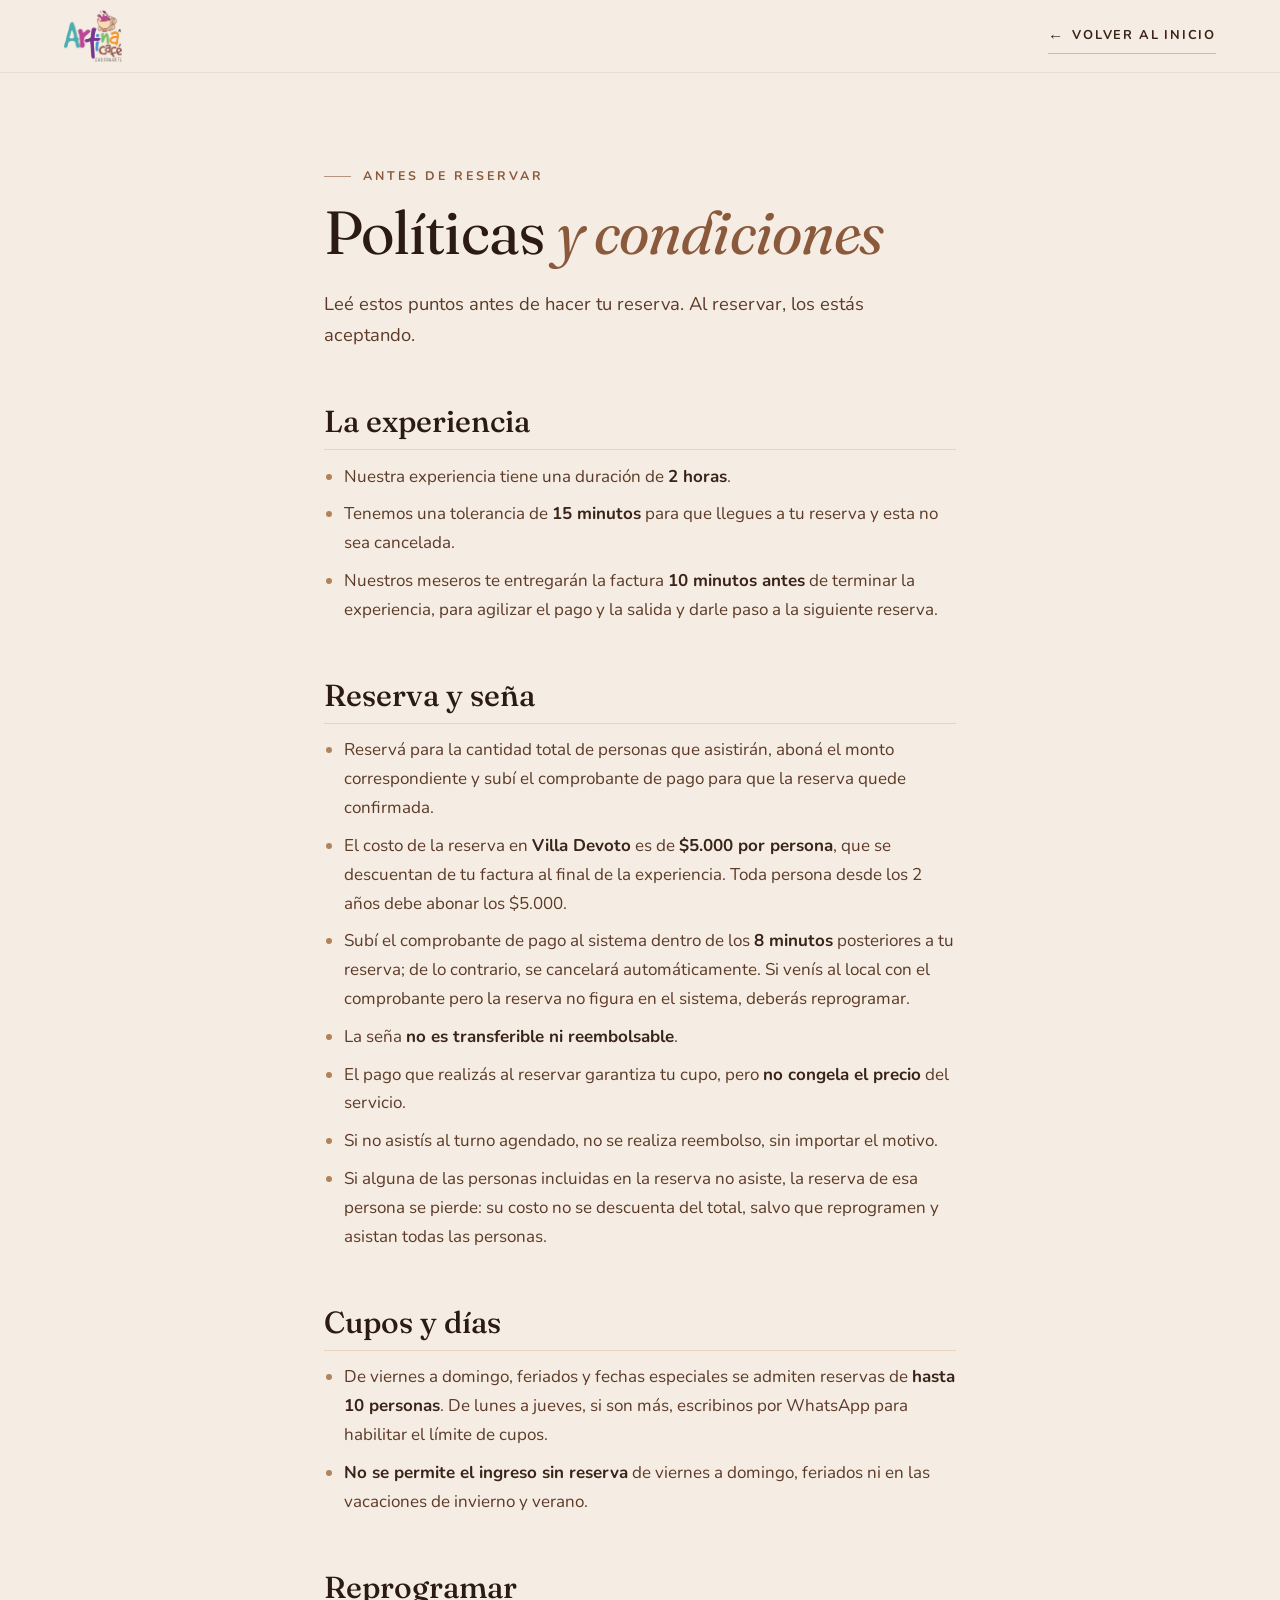
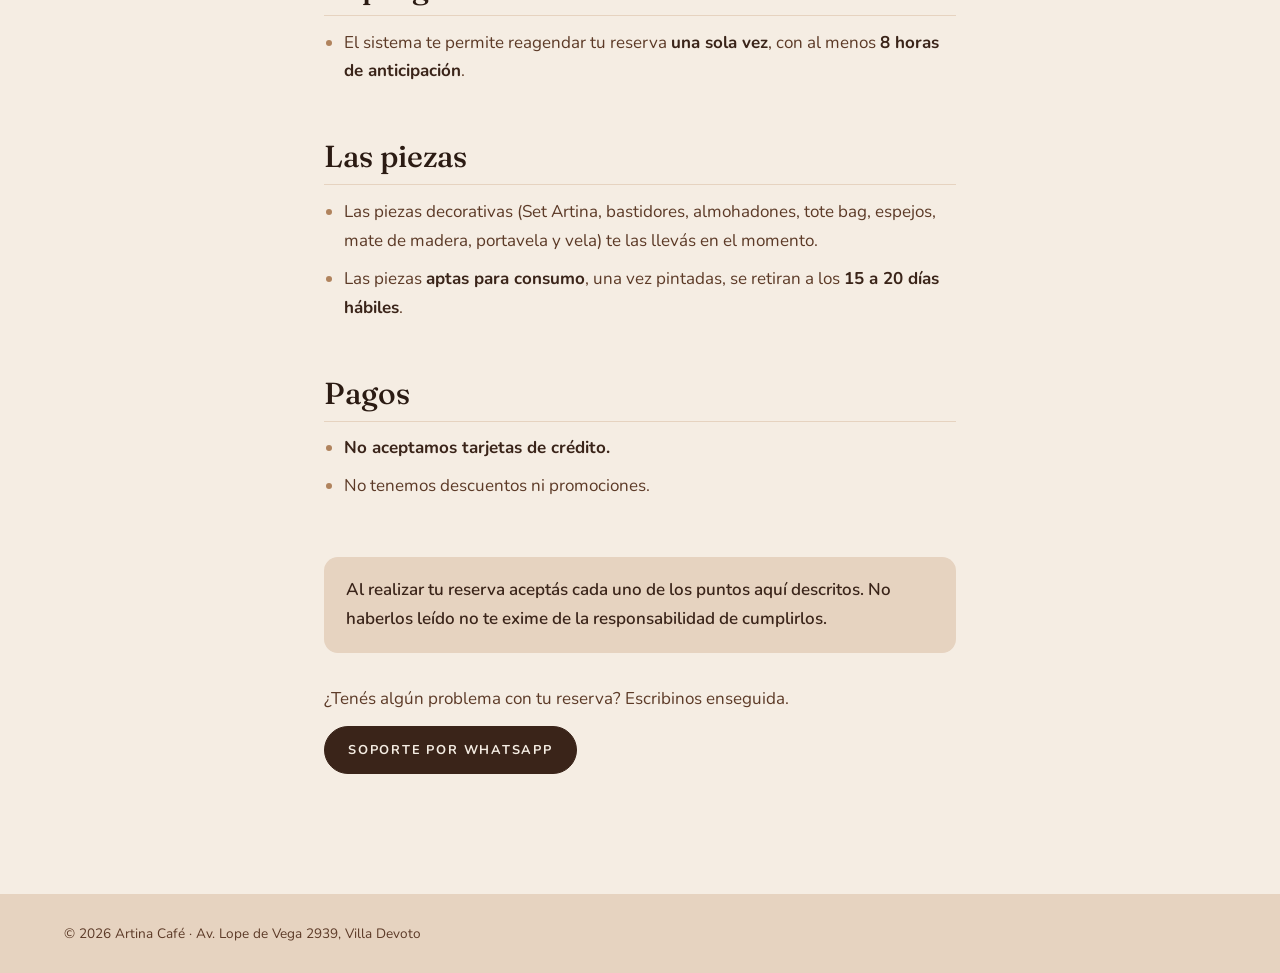
<file: politicas.html>
<!doctype html>
<html lang="es-AR">
<head>
  <meta charset="utf-8">
  <meta name="viewport" content="width=device-width, initial-scale=1">
  <title>Políticas y condiciones · Artina Café</title>
  <meta name="description" content="Políticas de reserva, seña, reprogramación y retiro de piezas de Artina Café, Villa Devoto.">
  <meta name="theme-color" content="#F5EDE3">
  <link rel="icon" href="img/logo.webp">

  <link rel="preconnect" href="https://fonts.googleapis.com">
  <link rel="preconnect" href="https://fonts.gstatic.com" crossorigin>
  <link href="https://fonts.googleapis.com/css2?family=Fraunces:ital,opsz,wght@0,9..144,400;0,9..144,500;1,9..144,400;1,9..144,500&family=Nunito:wght@400;500;600;700&display=swap" rel="stylesheet">
  <link rel="stylesheet" href="css/styles.css">
</head>
<body class="policy-page">
  <header class="nav is-scrolled">
    <a class="nav__brand" href="./" aria-label="Artina Café, inicio">
      <img src="img/logo.webp" alt="" width="480" height="428">
    </a>
    <a class="link-arrow link-arrow--back" href="./">Volver al inicio</a>
  </header>

  <main class="policy">
    <p class="eyebrow">Antes de reservar</p>
    <h1 class="display">Políticas <em>y condiciones</em></h1>
    <p class="lede">Leé estos puntos antes de hacer tu reserva. Al reservar, los estás aceptando.</p>

    <section class="policy__block">
      <h2>La experiencia</h2>
      <ul>
        <li>Nuestra experiencia tiene una duración de <strong>2 horas</strong>.</li>
        <li>Tenemos una tolerancia de <strong>15 minutos</strong> para que llegues a tu reserva y esta no sea cancelada.</li>
        <li>Nuestros meseros te entregarán la factura <strong>10 minutos antes</strong> de terminar la experiencia, para agilizar el pago y la salida y darle paso a la siguiente reserva.</li>
      </ul>
    </section>

    <section class="policy__block">
      <h2>Reserva y seña</h2>
      <ul>
        <li>Reservá para la cantidad total de personas que asistirán, aboná el monto correspondiente y subí el comprobante de pago para que la reserva quede confirmada.</li>
        <li>El costo de la reserva en <strong>Villa Devoto</strong> es de <strong>$5.000 por persona</strong>, que se descuentan de tu factura al final de la experiencia. Toda persona desde los 2 años debe abonar los $5.000.</li>
        <li>Subí el comprobante de pago al sistema dentro de los <strong>8 minutos</strong> posteriores a tu reserva; de lo contrario, se cancelará automáticamente. Si venís al local con el comprobante pero la reserva no figura en el sistema, deberás reprogramar.</li>
        <li>La seña <strong>no es transferible ni reembolsable</strong>.</li>
        <li>El pago que realizás al reservar garantiza tu cupo, pero <strong>no congela el precio</strong> del servicio.</li>
        <li>Si no asistís al turno agendado, no se realiza reembolso, sin importar el motivo.</li>
        <li>Si alguna de las personas incluidas en la reserva no asiste, la reserva de esa persona se pierde: su costo no se descuenta del total, salvo que reprogramen y asistan todas las personas.</li>
      </ul>
    </section>

    <section class="policy__block">
      <h2>Cupos y días</h2>
      <ul>
        <li>De viernes a domingo, feriados y fechas especiales se admiten reservas de <strong>hasta 10 personas</strong>. De lunes a jueves, si son más, escribinos por WhatsApp para habilitar el límite de cupos.</li>
        <li><strong>No se permite el ingreso sin reserva</strong> de viernes a domingo, feriados ni en las vacaciones de invierno y verano.</li>
      </ul>
    </section>

    <section class="policy__block">
      <h2>Reprogramar</h2>
      <ul>
        <li>El sistema te permite reagendar tu reserva <strong>una sola vez</strong>, con al menos <strong>8 horas de anticipación</strong>.</li>
      </ul>
    </section>

    <section class="policy__block">
      <h2>Las piezas</h2>
      <ul>
        <li>Las piezas decorativas (Set Artina, bastidores, almohadones, tote bag, espejos, mate de madera, portavela y vela) te las llevás en el momento.</li>
        <li>Las piezas <strong>aptas para consumo</strong>, una vez pintadas, se retiran a los <strong>15 a 20 días hábiles</strong>.</li>
      </ul>
    </section>

    <section class="policy__block">
      <h2>Pagos</h2>
      <ul>
        <li><strong>No aceptamos tarjetas de crédito.</strong></li>
        <li>No tenemos descuentos ni promociones.</li>
      </ul>
    </section>

    <p class="policy__accept">
      Al realizar tu reserva aceptás cada uno de los puntos aquí descritos. No haberlos leído no te exime de la responsabilidad de cumplirlos.
    </p>

    <div class="policy__help">
      <p>¿Tenés algún problema con tu reserva? Escribinos enseguida.</p>
      <a class="btn" href="https://wa.me/5491137858134" target="_blank" rel="noopener">Soporte por WhatsApp</a>
    </div>
  </main>

  <footer class="footer footer--slim">
    <p class="footer__copy">© <span id="year">2026</span> Artina Café · Av. Lope de Vega 2939, Villa Devoto</p>
  </footer>
</body>
</html>
</file>
<file: css/styles.css>
/* ==========================================================================
   Artina Café — hoja de estilos
   Paleta tierra / nude / marrón · Fraunces + Nunito
   ========================================================================== */

:root {
  --crema:     #F5EDE3;
  --crema-2:   #EFE3D5;
  --nude:      #E6D3C0;
  --arena:     #D3B89C;
  --caramelo:  #B0835D;
  --canela:    #8B5A3C;
  --cacao:     #5C3A27;
  --espresso:  #3A2419;
  --tinta:     #2B1B13;
  --paint:     #B8468F;           /* magenta del pincel (solo en la intro) */
  --paint-dk:  #6B1A2A;

  --serif: "Fraunces", Georgia, serif;
  --sans:  "Nunito", system-ui, sans-serif;

  --gutter: clamp(16px, 5vw, 72px);
  --maxw: 1200px;
  --radius: 4px;
  --ease: cubic-bezier(.22, .8, .24, 1);
}

*,
*::before,
*::after { box-sizing: border-box; }

html { scroll-behavior: smooth; -webkit-text-size-adjust: 100%; }
section[id] { scroll-margin-top: 72px; }
@media (prefers-reduced-motion: reduce) { html { scroll-behavior: auto; } }

body {
  margin: 0;
  background: var(--crema);
  color: var(--espresso);
  font: 400 1.0625rem/1.7 var(--sans);
  -webkit-font-smoothing: antialiased;
  overflow-x: clip;
}

img { display: block; max-width: 100%; height: auto; }
a { color: inherit; }

.visually-hidden {
  position: absolute !important;
  width: 1px; height: 1px; overflow: hidden;
  clip: rect(0 0 0 0); white-space: nowrap;
}

.skip-link {
  position: absolute; left: 16px; top: -60px; z-index: 200;
  background: var(--espresso); color: var(--crema);
  padding: .6em 1em; border-radius: var(--radius);
}
.skip-link:focus { top: 16px; }

:focus-visible { outline: 2px solid var(--canela); outline-offset: 3px; }

/* ---------- Tipografía ---------- */

.eyebrow {
  margin: 0 0 1.1rem;
  font: 700 .78rem/1 var(--sans);
  letter-spacing: .24em;
  text-transform: uppercase;
  color: var(--canela);
  display: flex; align-items: center; gap: .9em;
}
.eyebrow::before {
  content: ""; width: 2.2em; height: 1px; background: currentColor; opacity: .6;
}

.display {
  margin: 0 0 1.4rem;
  font: 400 clamp(2.2rem, 4.6vw, 3.9rem)/1.08 var(--serif);
  letter-spacing: -.015em;
  color: var(--tinta);
  text-wrap: balance;
}
.display em { font-style: italic; color: var(--canela); }

.lede { font-size: 1.15rem; max-width: 34em; color: var(--cacao); }

/* ---------- Botones y links ---------- */

.btn {
  display: inline-flex; align-items: center; justify-content: center;
  min-height: 48px;
  padding: .85em 1.8em;
  border: 1px solid var(--espresso);
  border-radius: 999px;
  background: var(--espresso);
  color: var(--crema);
  font: 700 .8rem/1 var(--sans);
  letter-spacing: .14em;
  text-transform: uppercase;
  text-decoration: none;
  transition: background .35s var(--ease), color .35s var(--ease), border-color .35s var(--ease), transform .35s var(--ease);
}
.btn:hover { background: var(--canela); border-color: var(--canela); transform: translateY(-2px); }
.btn--ghost { background: transparent; color: var(--espresso); }
.btn--ghost:hover { background: var(--espresso); color: var(--crema); border-color: var(--espresso); }
.btn--small { min-height: 40px; padding: .7em 1.4em; font-size: .74rem; }
.btn--large { min-height: 56px; padding: 1em 2.4em; font-size: .86rem; }

.link-arrow {
  display: inline-flex; align-items: center; gap: .7em;
  font: 700 .8rem/1 var(--sans);
  letter-spacing: .14em; text-transform: uppercase;
  text-decoration: none;
  color: var(--espresso);
  padding: .8em 0;
  border-bottom: 1px solid var(--arena);
  transition: gap .3s var(--ease), border-color .3s var(--ease);
}
.link-arrow::after { content: "→"; font-family: var(--serif); font-size: 1.2em; letter-spacing: 0; }
.link-arrow:hover { gap: 1.1em; border-color: var(--espresso); }

.link-small {
  font-size: .9rem; color: var(--canela);
  text-decoration: underline; text-underline-offset: 4px; text-decoration-color: var(--arena);
}

/* ---------- Nav ---------- */

.nav {
  position: fixed; inset: 0 0 auto 0; z-index: 50;
  display: flex; align-items: center; justify-content: space-between;
  padding: 10px var(--gutter);
  transition: background .4s var(--ease), box-shadow .4s var(--ease), opacity .8s var(--ease), transform .8s var(--ease);
}
.nav.is-scrolled {
  background: color-mix(in srgb, var(--crema) 88%, transparent);
  backdrop-filter: blur(10px);
  -webkit-backdrop-filter: blur(10px);
  box-shadow: 0 1px 0 rgba(58, 36, 25, .08);
}
.is-intro .nav { opacity: 0; transform: translateY(-12px); pointer-events: none; }

.nav__brand img { height: 66px; width: auto; transition: height .4s var(--ease); }
.nav.is-scrolled .nav__brand img { height: 52px; }

.nav__links { display: flex; align-items: center; gap: clamp(18px, 2.4vw, 36px); }
.nav__links a:not(.btn) {
  font: 700 .78rem/1 var(--sans);
  letter-spacing: .14em; text-transform: uppercase; text-decoration: none;
  padding: .6em 0;
  background: linear-gradient(currentColor, currentColor) 0 100% / 0 1px no-repeat;
  transition: background-size .35s var(--ease);
}
.nav__links a:not(.btn):hover { background-size: 100% 1px; }

.nav__toggle {
  display: none;
  min-height: 44px; padding: 0 1.1em;
  border: 1px solid var(--espresso); border-radius: 999px;
  background: transparent; color: var(--espresso);
  font: 600 .75rem/1 var(--sans); letter-spacing: .2em; text-transform: uppercase;
  cursor: pointer;
}

@media (max-width: 820px) {
  .nav__toggle { display: inline-flex; align-items: center; }
  .nav__links {
    position: absolute; top: 100%; left: 12px; right: 12px;
    flex-direction: column; align-items: stretch; gap: 0;
    padding: 12px 20px 20px;
    background: var(--crema);
    border: 1px solid var(--nude); border-radius: 16px;
    box-shadow: 0 20px 40px -20px rgba(58, 36, 25, .25);
    opacity: 0; transform: translateY(-8px); pointer-events: none;
    transition: opacity .3s var(--ease), transform .3s var(--ease);
  }
  .nav__links.is-open { opacity: 1; transform: none; pointer-events: auto; }
  .nav__links a:not(.btn) { padding: 1em 0; border-bottom: 1px solid var(--nude); background: none; }
  .nav__links .btn { margin-top: 16px; }
}

/* ==========================================================================
   HERO + INTRO ANIMADA
   El escenario usa unidades propias de 1000 × 760 (ver js/main.js).
   ========================================================================== */

.hero {
  --stage-w: min(720px, 100%, calc((100svh - 360px) * 1.12));
  position: relative;
  min-height: 100svh;
  display: flex; flex-direction: column; align-items: center; justify-content: center;
  padding: clamp(110px, 15vh, 170px) var(--gutter) clamp(40px, 6vh, 72px);
  overflow: clip;
  background:
    radial-gradient(60% 50% at 70% 30%, rgba(230, 211, 192, .7), transparent 70%),
    radial-gradient(50% 40% at 15% 85%, rgba(211, 184, 156, .35), transparent 70%),
    var(--crema);
}

.stage {
  position: relative;
  /* limitado por el alto de pantalla para que el texto de abajo entre en el primer pantallazo */
  width: var(--stage-w);
  min-width: min(300px, 100%);
  aspect-ratio: 1000 / 760;
  container-type: inline-size;
}

.layer {
  position: absolute; inset: 0;
  width: 100%; height: 100%;
  overflow: visible;
  pointer-events: none;
}
.layer--name { top: 39.47%; bottom: auto; height: auto; }   /* y = 300 */
.layer--in-cup { clip-path: url(#cup-mouth); }

.cup-part { opacity: 0; transform-origin: 74.5% 45%; will-change: transform, opacity; }
.cup-img {
  position: absolute;
  left: 56%;                                            /* x = 560 */
  top: 15.79%;                                          /* y = 120 */
  width: 38%;                                           /* w = 380 */
}

/* salpicadura */
.liquid { fill: var(--paint); opacity: 0; }
.ripple { fill: none; stroke: #E9A2CF; stroke-width: 3; opacity: 0; }
.splash { opacity: 0; }
.splash__fill { fill: var(--paint); }
.splash__line { fill: none; stroke: var(--paint-dk); stroke-width: 5; stroke-linecap: round; stroke-linejoin: round; }
.splash__shine { fill: none; stroke: #F3C6E2; stroke-width: 4.5; stroke-linecap: round; }
.splash__bubble { fill: #E9A2CF; stroke: var(--paint-dk); stroke-width: 3; }
.drop { fill: var(--paint); stroke: var(--paint-dk); stroke-width: 2.5; opacity: 0; }

/* pincel: el origen de la transformación es la punta de las cerdas */
.brush {
  position: absolute;
  left: 0; top: 0;
  width: 23.9%;
  transform-origin: .66% .34%;
  will-change: transform, left, top;
  filter: drop-shadow(6px 10px 8px rgba(58, 36, 25, .22));
}
.brush img { width: 100%; }

/* "café · SABOR&ARTE" del logotipo, debajo de "na" como en el logo */
.lockup {
  position: absolute;
  right: 0; top: 84%;
  width: 44%;
  opacity: 0; transform: translateY(12px);
  transition: opacity 1s var(--ease), transform 1s var(--ease);
}

.hero__after {
  margin-top: calc(var(--stage-w) * .13 + 40px);
  text-align: center;
  opacity: 0; transform: translateY(14px);
  transition: opacity 1s var(--ease) .25s, transform 1s var(--ease) .25s;
}
.hero__lead {
  margin: 0 0 1.6rem;
  font: italic 400 clamp(1.25rem, 2.3vw, 1.7rem)/1.3 var(--serif);
  color: var(--cacao);
}
.hero__ctas { display: flex; flex-wrap: wrap; gap: 12px; justify-content: center; }

.intro-done .lockup,
.intro-done .hero__after { opacity: 1; transform: none; }

.skip-intro {
  position: absolute; right: var(--gutter); bottom: 24px;
  min-height: 44px; padding: 0 1em;
  border: 0; background: none; cursor: pointer;
  font: 600 .72rem/1 var(--sans); letter-spacing: .22em; text-transform: uppercase;
  color: var(--canela);
  text-decoration: underline; text-underline-offset: 5px; text-decoration-color: var(--arena);
  transition: opacity .5s var(--ease);
}
.intro-done .skip-intro { opacity: 0; pointer-events: none; }

/* ==========================================================================
   SECCIONES
   ========================================================================== */

.section {
  padding: clamp(80px, 12vw, 160px) var(--gutter);
  max-width: calc(var(--maxw) + 2 * var(--gutter));
  margin: 0 auto;
}

.section__head { margin-bottom: clamp(40px, 6vw, 72px); }
.section__head--row {
  display: flex; flex-wrap: wrap; align-items: flex-end; justify-content: space-between; gap: 24px;
}

/* ---------- Nuestra cocina + carrusel ---------- */

.food {
  max-width: none;
  overflow: hidden;
  padding-top: clamp(64px, 9vw, 120px);
  /* franja nude detrás del carrusel para que la comida resalte */
  background: linear-gradient(to bottom, transparent 0 34%, var(--nude) 34% 86%, transparent 86%);
}
.food__head { text-align: center; max-width: 720px; margin: 0 auto clamp(40px, 6vw, 64px); }
.food__head .lede { margin: 0 auto; }
.eyebrow--center { justify-content: center; }
.eyebrow--center::after { content: ""; width: 2.2em; height: 1px; background: currentColor; opacity: .6; }

.carousel { position: relative; max-width: var(--maxw); margin: 0 auto; }
.carousel__track {
  position: relative;
  height: calc(var(--slide-w) * 1.25 + 56px);
  --slide-w: clamp(250px, 34vw, 460px);
  touch-action: pan-y;
}
.slide {
  position: absolute;
  left: 50%; top: 0;
  width: var(--slide-w);
  margin: 0;
  transition: transform .9s var(--ease), opacity .9s var(--ease), filter .9s var(--ease);
  cursor: pointer;
}
.slide img {
  width: 100%; aspect-ratio: 4 / 5; object-fit: cover;
  border-radius: 18px;
  background: var(--arena);
  box-shadow: 0 40px 60px -30px rgba(58, 36, 25, .55);
}
.slide figcaption {
  margin-top: 18px;
  text-align: center;
  font: 500 clamp(1.3rem, 2vw, 1.7rem)/1.3 var(--serif);
  color: var(--tinta);
  opacity: 0; transition: opacity .6s var(--ease);
}
.slide.is-active { cursor: default; }
.slide.is-active figcaption { opacity: 1; }

.carousel__controls { display: flex; align-items: center; justify-content: center; gap: 20px; margin-top: 12px; }
.carousel__btn {
  width: 48px; height: 48px; border-radius: 50%;
  border: 1px solid var(--arena); background: transparent; color: var(--espresso);
  font: 400 1.1rem/1 var(--serif); cursor: pointer;
  transition: background .3s var(--ease), color .3s var(--ease), border-color .3s var(--ease);
}
.carousel__btn:hover { background: var(--espresso); color: var(--crema); border-color: var(--espresso); }
.carousel__dots { display: flex; gap: 4px; }
.carousel__dots button {
  width: 28px; height: 44px; padding: 0; border: 0; background: none; cursor: pointer;
  display: grid; place-items: center;
}
.carousel__dots button::before {
  content: ""; width: 8px; height: 8px; border-radius: 50%; background: var(--arena);
  transition: width .4s var(--ease), background .4s var(--ease);
}
.carousel__dots button[aria-selected="true"]::before { width: 22px; border-radius: 4px; background: var(--espresso); }

.food__cta { text-align: center; margin-top: clamp(36px, 5vw, 56px); }

@media (max-width: 640px) {
  .carousel__track { --slide-w: 70vw; }
}

/* ---------- Cumpleaños ---------- */

.birthday {
  max-width: calc(var(--maxw) + 2 * var(--gutter));
  margin: 0 auto;
  padding: clamp(80px, 11vw, 140px) var(--gutter) clamp(80px, 12vw, 160px);
}
.birthday__main {
  display: grid;
  grid-template-columns: minmax(0, 1.5fr) minmax(0, 1fr);
  align-items: center;
}
.birthday__media { grid-column: 1 / 2; grid-row: 1; }
.birthday__media img {
  width: 100%; aspect-ratio: 16 / 10; object-fit: cover;
  border-radius: 24px;
  background: var(--arena);
  box-shadow: 0 40px 60px -40px rgba(58, 36, 25, .45);
}
.birthday__card {
  grid-column: 2 / 3; grid-row: 1;
  margin-left: -18%;
  position: relative; z-index: 1;
  padding: clamp(32px, 4vw, 52px);
  border-radius: 24px;
  background: var(--crema);
  box-shadow: 0 30px 60px -30px rgba(58, 36, 25, .35);
}
.birthday__card p:not(.eyebrow) { color: var(--cacao); margin: 0 0 1.8rem; }
.birthday__card .display { font-size: clamp(2.2rem, 4vw, 3.4rem); }
.birthday__ctas { display: flex; flex-wrap: wrap; align-items: center; gap: 14px 24px; }
button.btn { cursor: pointer; }

.birthday__gallery {
  display: grid;
  grid-template-columns: repeat(3, 1fr);
  gap: 20px;
  margin-top: clamp(40px, 6vw, 72px);
}
.birthday__photo {
  display: block; padding: 0; border: 0; background: var(--arena); cursor: zoom-in;
  border-radius: 18px; overflow: hidden;
  box-shadow: 0 30px 50px -35px rgba(58, 36, 25, .5);
}
.birthday__photo img { width: 100%; aspect-ratio: 4 / 5; object-fit: cover; transition: transform 1s var(--ease); }
.birthday__photo:hover img { transform: scale(1.04); }

@media (max-width: 860px) {
  .birthday__main { grid-template-columns: 1fr; }
  .birthday__card { grid-column: 1; grid-row: 2; margin: -48px 16px 0; }
}
@media (max-width: 640px) {
  .birthday__gallery {
    grid-template-columns: repeat(3, 72%);
    overflow-x: auto; scroll-snap-type: x mandatory;
    margin-left: calc(-1 * var(--gutter)); margin-right: calc(-1 * var(--gutter));
    padding: 0 var(--gutter) 12px;
    scrollbar-width: none;
  }
  .birthday__photo { scroll-snap-align: start; }
}

/* ---------- Visor de imágenes ---------- */

.lightbox {
  width: min(92vw, 720px);
  max-height: 92svh;
  padding: 0;
  border: 0;
  border-radius: 16px;
  background: var(--crema);
  overflow: auto;
  box-shadow: 0 40px 80px rgba(0, 0, 0, .35);
}
.lightbox::backdrop { background: rgba(43, 27, 19, .72); backdrop-filter: blur(4px); }
.lightbox__img { width: 100%; height: auto; }
.lightbox__close {
  position: sticky; top: 10px; float: right;
  margin: 10px 10px -54px 0;
  width: 44px; height: 44px; border-radius: 50%;
  border: 0; background: var(--espresso); color: var(--crema);
  font: 400 1.6rem/1 var(--sans); cursor: pointer; z-index: 1;
}

/* ---------- Espacio creativo ---------- */

.studio { padding-top: 0; }
.studio__card {
  position: relative;
  max-width: 860px;
  margin: 0 auto;
  padding: clamp(40px, 6vw, 80px);
  border-radius: 28px;
  background: var(--crema-2);
  border: 1px solid var(--nude);
}
.studio__card p { color: var(--cacao); max-width: 36em; }
.studio__card strong { font-weight: 500; color: var(--espresso); }
.studio__card .display { font-size: clamp(2.1rem, 4.2vw, 3.4rem); }
.studio__palette { position: absolute; top: clamp(28px, 4vw, 44px); right: clamp(28px, 4vw, 44px); display: flex; gap: 8px; }
.studio__palette span {
  width: 22px; height: 14px; border-radius: 60% 40% 55% 45% / 60% 50% 50% 40%;
  background: var(--c); opacity: .85; transform: rotate(-18deg);
}
.studio__ctas { display: flex; flex-wrap: wrap; align-items: center; gap: 18px 28px; margin-top: 2rem; }
.notice {
  display: inline-block;
  margin: .6rem 0 0;
  padding: .7em 1.2em;
  border-radius: 999px;
  background: var(--nude);
  font-size: .92rem;
  color: var(--espresso) !important;
}

/* ---------- Footer / Visitanos ---------- */

.footer {
  background: var(--nude);
  color: var(--espresso);
  padding: clamp(56px, 8vw, 96px) var(--gutter) 32px;
  display: grid;
  grid-template-columns: 1fr 1.2fr auto;
  gap: clamp(40px, 6vw, 80px);
  align-items: start;
}
.footer__brand img { width: 200px; }
.footer__title { margin: 0; font: 400 2.2rem/1.1 var(--serif); color: var(--tinta); }
.footer__addr { margin: .3rem 0 1.2rem; font: italic 400 1.2rem/1.3 var(--serif); color: var(--canela); }
.hours { margin: 0 0 1.2rem; border-top: 1px solid var(--arena); }
.hours div { display: flex; justify-content: space-between; gap: 16px; padding: .7rem 0; border-bottom: 1px solid var(--arena); }
.hours dt { color: var(--cacao); }
.hours dd { margin: 0; font-weight: 500; font-variant-numeric: tabular-nums; }
.footer__links { list-style: none; margin: 0; padding: 0; display: grid; gap: 2px; }
.footer__links a { text-decoration: none; display: inline-block; padding: 8px 0; }
.footer__links a:hover { text-decoration: underline; text-underline-offset: 4px; }
.footer__copy { grid-column: 1 / -1; margin: 0; padding-top: 24px; border-top: 1px solid var(--arena); font-size: .85rem; color: var(--cacao); }
@media (max-width: 860px) {
  .footer { grid-template-columns: 1fr; }
}

/* ---------- Efectos de entrada al hacer scroll ----------
   Sólo se anima transform + opacity (liviano), y las imágenes ya están
   precargadas, así que lo único que se ve es el movimiento.           */

.js .reveal {
  opacity: 0;
  transform: var(--from, translateY(44px));
  transition: opacity .7s ease-out, transform .9s var(--ease);
  transition-delay: var(--delay, 0s);
  will-change: opacity, transform;
}
.js .reveal[data-reveal="left"]  { --from: translateX(-70px); }
.js .reveal[data-reveal="right"] { --from: translateX(70px); }
.js .reveal[data-reveal="zoom"]  { --from: translateY(30px) scale(.93); }
.js .reveal.is-visible { opacity: 1; transform: none; }
.js .reveal.is-done { will-change: auto; }

@media (max-width: 860px) {
  /* en celular las entradas laterales desbordarían la pantalla: suben */
  .js .reveal[data-reveal="left"],
  .js .reveal[data-reveal="right"] { --from: translateY(44px); }
}
@media (prefers-reduced-motion: reduce) {
  .js .reveal { opacity: 1; transform: none; transition: none; }
}
@media (max-width: 640px) {
  /* la galería es un carrusel horizontal: sin desplazamiento para no generar scroll interno */
  .js .birthday__gallery .reveal { --from: scale(.94); }
}

/* ---------- Página de políticas ---------- */

.policy {
  max-width: 760px;
  margin: 0 auto;
  padding: clamp(130px, 18vw, 170px) var(--gutter) clamp(72px, 10vw, 120px);
}
.policy .display { font-size: clamp(2.4rem, 6vw, 3.8rem); }
.policy__block { margin-top: clamp(36px, 5vw, 52px); }
.policy__block h2 {
  margin: 0 0 .8rem;
  padding-bottom: .6rem;
  border-bottom: 1px solid var(--nude);
  font: 500 clamp(1.5rem, 3vw, 1.9rem)/1.2 var(--serif);
  color: var(--tinta);
}
.policy__block ul { margin: 0; padding-left: 1.2em; color: var(--cacao); }
.policy__block li { margin: .55rem 0; }
.policy__block li::marker { color: var(--caramelo); }
.policy__block strong { font-weight: 700; color: var(--espresso); }
.policy__accept {
  margin: clamp(40px, 6vw, 56px) 0 0;
  padding: 1.2rem 1.4rem;
  border-radius: 14px;
  background: var(--nude);
  font-weight: 600;
  color: var(--espresso);
}
.policy__help { margin-top: 2rem; display: flex; flex-wrap: wrap; align-items: center; gap: 12px 20px; }
.policy__help p { margin: 0; color: var(--cacao); }
.link-arrow--back::after { content: none; }
.link-arrow--back::before { content: "←"; font-family: var(--serif); font-size: 1.2em; letter-spacing: 0; }
.footer--slim { display: block; padding: 28px var(--gutter); }
.footer--slim .footer__copy { border: 0; padding: 0; }
</file>
